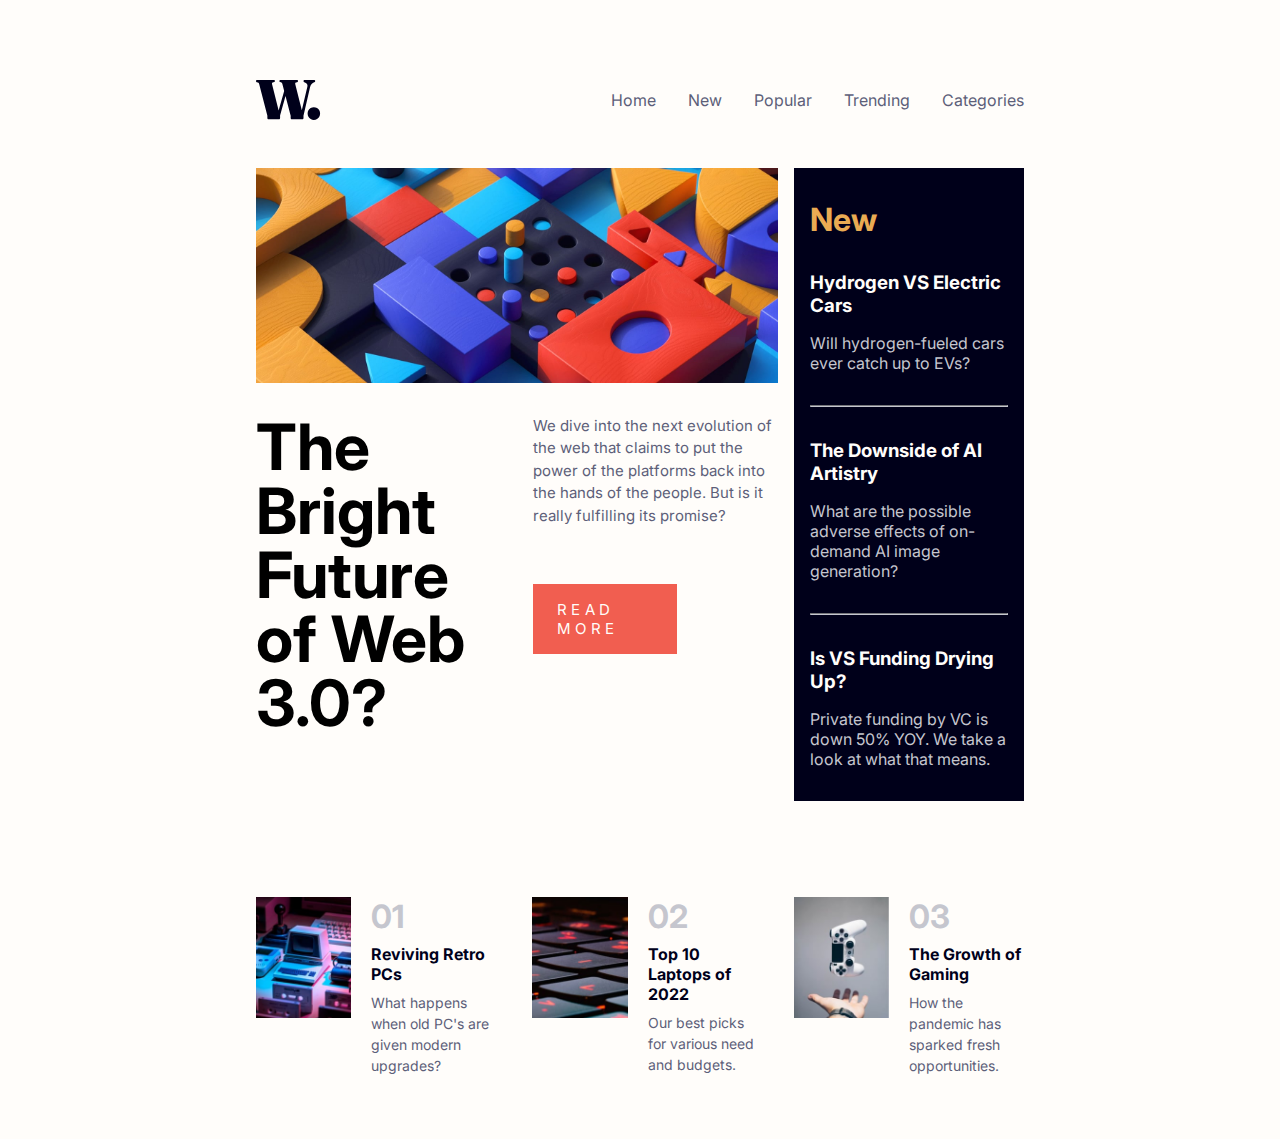
<file: news-homepage-main/index.html>
<html lang="en">
  <head>
    <meta charset="UTF-8" />
    <meta http-equiv="X-UA-Compatible" content="IE=edge" />
    <meta name="viewport" content="width=device-width, initial-scale=1.0" />
    <link rel="stylesheet" href="styles/styles.css" />
    <link rel="stylesheet" href="styles/responsive-menu.css">
    <script src="Script.js" defer></script>
    <link rel="shortcut icon" href="assets/images/favicon-32x32.png" type="x-icon">
    <link rel="preconnect" href="https://fonts.googleapis.com" />
    <link rel="preconnect" href="https://fonts.gstatic.com" crossorigin />
    <link
      href="https://fonts.googleapis.com/css2?family=Inter:wght@400;700;800&display=swap"
      rel="stylesheet"
    />
    <title>News-homepage</title>
  </head>
  <body>
    <div id="backdrop"></div>
    <div class="container">
      <header>
        <div class="header-container">
          <img src="assets/images/logo.svg" alt="page-logo" />
          <div class="header-options">
            <ol>
              <li><a href="#">Home</a></li>
              <li><a href="#">New</a></li>
              <li><a href="#">Popular</a></li>
              <li><a href="#">Trending</a></li>
              <li><a href="#">Categories</a></li>
            </ol>
          </div>
          <div class="hamburger-icon">
            <a href="#" id="open-btn"><img src="assets/images/icon-menu.svg" alt="hamburger-icon" ></a>
          </div>
        </div>
      </header>
      <aside id="side-menu">
        <div class="aside-wrapper">
          <a id="close-btn"><img src="assets/images/icon-menu-close.svg" alt="X-icon"></a>
          <ol>
            <li><a href="#">Home</a></li>
            <li><a href="#">New</a></li>
            <li><a href="#">Popular</a></li>
            <li><a href="#">Trending</a></li>
            <li><a href="#">Categories</a></li>
          </ol>
        </div>
      </aside>
      <main>
        <div class="main-section-columns">
          <section>
            <img src="assets/images/image-web-3-desktop.jpg" alt="playground-image" id="no-responsive-playground-image">
            <img src="assets/images/image-web-3-mobile.jpg" alt="playground-image" id="responsive-playground-image">

            <div class="read-more">
              <h1>The Bright Future of Web 3.0?</h1>
              <div>
                <p>We dive into the next evolution of the web that claims to put the power of the platforms back into the hands of the people. But is it really fulfilling its promise?
                </p>
                <a href="#">READ MORE</a>
              </div>
            </div>
          </section>
          <section>
            <div class="New-aside"> <!--Esto tiene un padding 1remtop-bottom y 0.5rem left-right-->
              <h2>New</h2><!--Esto tiene un margin bottom 0.5rem aprox-->
              <div class="new-content">
                <h3><a>Hydrogen VS Electric Cars</a></h3>
                <p>Will hydrogen-fueled cars ever catch up to EVs?</p> <!--Esto tiene un margin-bottom 0.25rem aprox -->
                <hr>
              </div>
              <div class="new-content">
                <h3><a href="#">The Downside of AI Artistry</a></h3>
                <p>What are the possible adverse effects of on-demand AI image generation?</p>
                <hr>
              </div>
              <div class="new-content">
                <h3><a href="#">Is VS Funding Drying Up?</a></h3>
                <p>Private funding by VC is down 50% YOY. We take a look at what that means.</p>
              </div>
            </div>
          </section>
        </div>
        <div class="ordered-list">
          <section>
            <ol>
              <li>
                <img src="assets/images/image-retro-pcs.jpg" alt="retro-pcs-image">
                <div class="content">
                <h2>01</h2>
                <h3><a>Reviving Retro PCs</a></h3>
                <p>What happens when old PC's are given modern upgrades?</p>
                </div>
              </li>
              <li>
                <img src="assets/images/image-top-laptops.jpg" alt="Laptop-keyboard-image">
                <div class="content">
                  <h2>02</h2>
                  <h3><a>Top 10 Laptops of 2022</a></h3>
                  <p>Our best picks for various need and budgets.
                  </p>
                </div>
              </li>
              <li>
                <img src="assets/images/image-gaming-growth.jpg" alt="Controller-image">
                <div class="content no-margin">
                  <h2>03</h2>
                  <h3><a>The Growth of Gaming</a></h3>
                  <p>How the pandemic has sparked fresh opportunities.</a></p>
                </div>
              </li>
            </ol>
          </section>
        </div>
      </main>
    </div>
  </body>
</html>
</file>
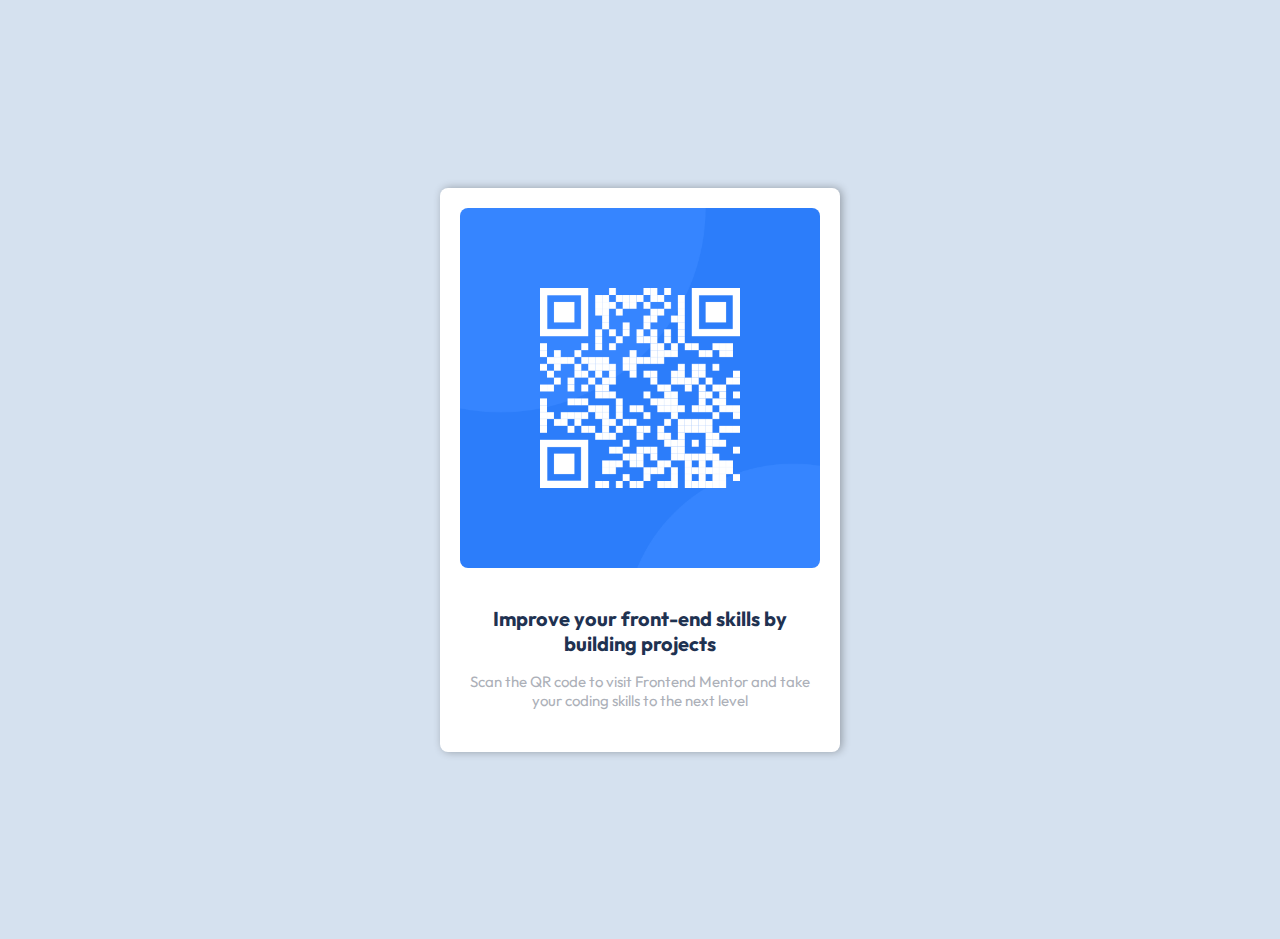
<file: qr-code-component-main/index.html>
<html lang="en">
<head>
  <meta charset="UTF-8">
  <meta http-equiv="X-UA-Compatible" content="IE=edge">
  <meta name="viewport" content="width=device-width, initial-scale=1.0">
  <link rel="stylesheet" href="styles.css/styles.css">
  <link rel="shortcut icon" href="images/favicon-32x32.png" type="image/x-icon" sizes="32x32">
  <link rel="preconnect" href="https://fonts.googleapis.com">
  <link rel="preconnect" href="https://fonts.gstatic.com" crossorigin>
  <link href="https://fonts.googleapis.com/css2?family=Outfit&display=swap" rel="stylesheet">
  <title>Frontend Mentor | QR code component</title>
</head>
<body>
  <main>
    <div class="container">
      <img src="images/image-qr-code.png" alt="imagen-qr">
      <div class="text"> 
        <h1>Improve your front-end skills by building projects</h1>
      <p>
        Scan the QR code to visit Frontend Mentor and take your coding skills to the next level
      </div>
      </p>  
    </div>
  </main>
</body>
</html>
</file>
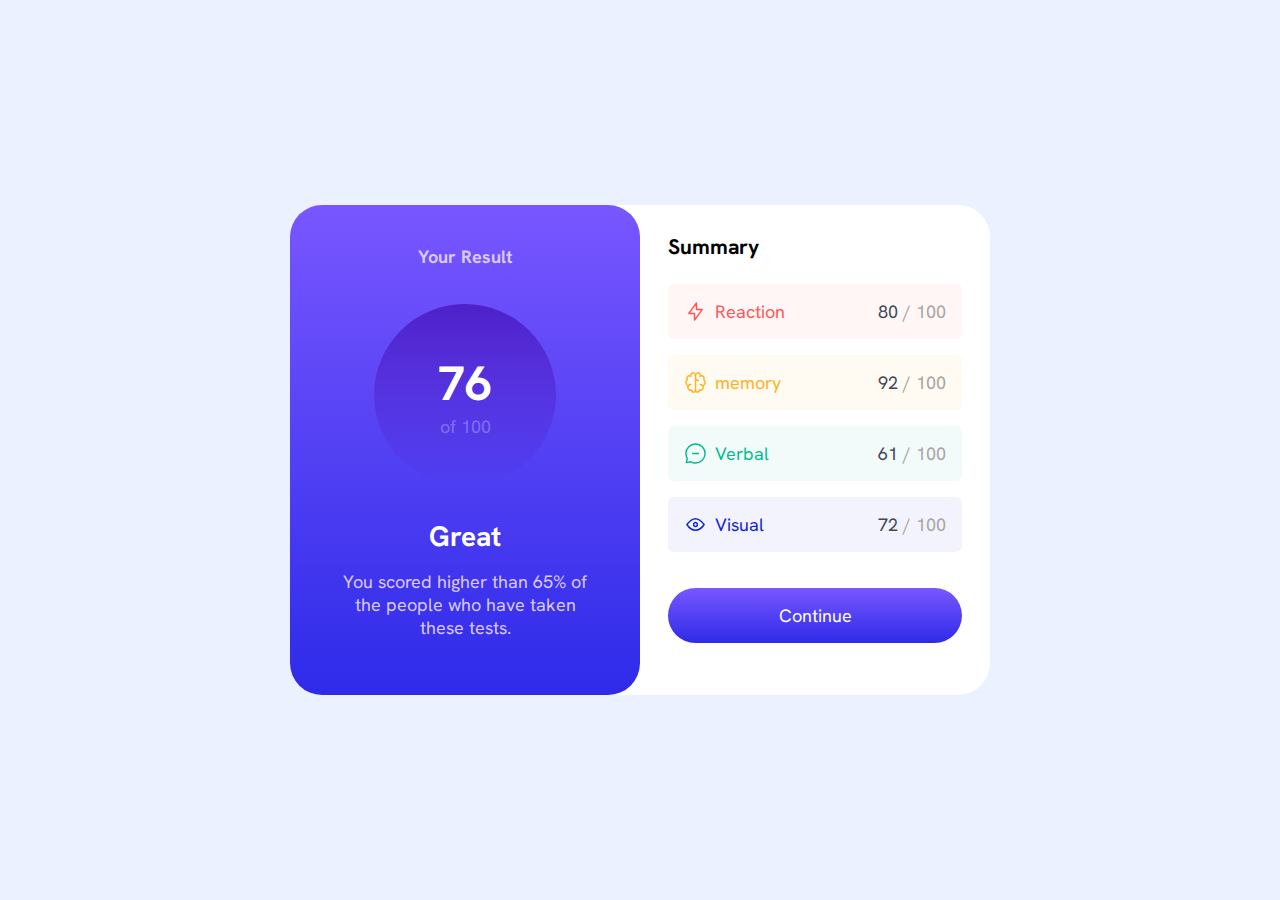
<file: results-summary-component-main/index.html>
<html lang="en">
<head>
  <meta charset="UTF-8">
  <meta http-equiv="X-UA-Compatible" content="IE=edge">
  <meta name="viewport" content="width=device-width, initial-scale=1.0">
  <link rel="stylesheet" href="styles/results.css">
  <link rel="stylesheet" href="styles/summary.css">
  <link rel="stylesheet" href="styles/media.css">
  <link rel="shortcut icon" href="assets/images/favicon-32x32.png" type="x-icon">
  <link rel="preconnect" href="https://fonts.googleapis.com">
  <link rel="preconnect" href="https://fonts.gstatic.com" crossorigin>
  <link href="https://fonts.googleapis.com/css2?family=Hanken+Grotesk:wght@500;700;800&display=swap" rel="stylesheet">
  <script src="score.js" defer></script>
  <title>Score Summary</title>
</head>
<body>
  <div class="container">
    <section>
      <div class="total-score">
        <h1>
          Your Result
        </h1>
        <div class="circular-score">
          <h2>
            76
          </h2>
          <p>of 100</p>
        </div>
        <div class="final-score">
          <h3>Great</h4> 
          <p>You scored higher than 65% of the people who have taken these tests.</p>
        </div>
      </div>
    </section>
    <section>
      <div class="summary">
        <h3>Summary</h3>
        <div class="scores">
          <div class="reaction">
            <div>
              <img src="assets/images/icon-reaction.svg" alt="reaction-icon">
            <p>Reaction</p>
            </div>
            <p class="score-text"><span id="reaction-score">hola</span> / 100</p>
          </div>
          <div class="memory">
            <div>
              <img src="assets/images/icon-memory.svg" alt="memory-icon">
            <p>memory</p>
            </div>
            <p class="score-text"><span id="memory-score">hola</span> / 100</p>
          </div>
          <div class="verbal">
            <div>
              <img src="assets/images/icon-verbal.svg" alt="verbal-icon">
              <p>Verbal</p>
            </div>
            <p class="score-text"><span id="verbal-score">hola</span> / 100</p>
          </div>
          <div class="visual">
            <div>
              <img src="assets/images/icon-visual.svg" alt="visual-icon">
              <p>Visual</p>
            </div>
            <p class="score-text"><span id="visual-score">hola</span> / 100</p>
          </div>
          <a href="#" id="continue-btn">Continue</a>
        </div>
      </div>
    </section>
  </div>
</body>
</html>
</file>
<file: news-homepage-main/styles/styles.css>
:root {
  /* Primary */
  --Softorange: hsl(35, 77%, 62%);
  --Softred: hsl(5, 85%, 63%);

  /* Neutral */
  --Off-white: hsl(36, 100%, 99%);
  --Grayish-blue: hsl(233, 8%, 79%);
  --Dark-grayish-blue: hsl(236, 13%, 42%);
  --Very-dark-blue: hsl(240, 100%, 5%);

  /* Text fontsize */
  --text--fontsize:0.9375rem;
}

* {
  margin: 0;
  padding: 0;
}

a {
  text-decoration: none;
}

a:hover {
  cursor: pointer;
}

ol {
  list-style: none;
}

body {
  font-family: 'Inter', sans-serif;
  max-width: 60%;
  margin: 0 auto;
  background-color: var(--Off-white);
}

header {
  margin: 5rem 0 3rem 0;
}

.header-container{
  display: flex;
  justify-content: space-between;
  align-items: center;
}

.header-container img {
  max-width: 100%;
}

.header-options ol {
  display: flex;
  justify-content: space-between;
}

.header-options ol li a{
  margin-left: 2rem;
  color: var(--Dark-grayish-blue);
}

.header-options ol li a:hover{
  color: var(--Softorange);
}

.hamburger-icon {
  display: none;
}

.aside-wrapper {
  display: none;
}

.main-section-columns {
  display: grid;
  grid-template-columns: 68% 30%;
  gap: 2%;
}

main section img {
  max-width: 100%;
}

.read-more {
  display: grid;
  grid-template-columns: 50% 46%;
  gap: 3%;
  padding-top: 2rem;
  
}

.read-more h1 {
  line-height: 1em;
  font-size: 4rem;
}

.read-more div p {
  line-height: 1.5em;
  margin-bottom: 3.525rem;
  color: var(--Dark-grayish-blue);
  font-size: var(--text--fontsize);
}

.read-more div a {
  background-color: var(--Softred);
  color: var(--Off-white);
  padding: 1rem 1.5rem;
  letter-spacing: 0.3em;
  font-size: var(--text--fontsize);
  display: block;
  max-width: 40%;
}


.read-more div a:hover{
  background-color: var(--Very-dark-blue);
}

.New-aside {
  background-color: var(--Very-dark-blue);
  padding: 2rem 1rem;
  height: calc(100% - 4rem)
}

 h2{
  color: var(--Softorange);
  font-size: 2rem;
  margin-bottom: 2rem;
}

.new-content h3 {
  margin-bottom: 1rem;
}

.new-content h3 a{
  color: var(--Off-white);
  
}

.new-content h3 a:hover {
  color: var(--Softorange);
}

.new-content p {
  color: var(--Grayish-blue);
}

.new-content hr {
  margin: 2rem 0;
  border-color: var(--Grayish-blue);
  
}

.ordered-list {
  margin-top: 6rem;
}

.ordered-list section ol{
  list-style-type: none;
  display: grid;
  grid-template-columns:36% 34% 30%;
}


.ordered-list ol li {
  display: flex;
}

.ordered-list li img {
  max-width: 50%;
  max-height: 50%;
}


.content {
  padding: 0rem 0 0 1.25rem; 
  margin-right: 2.25rem;
}

.content h2{
  margin: 0;
  color: var(--Grayish-blue);
}

.content h3 {
  margin: 0.5rem 0;
}

.content h3 a{
  font-size: 1rem;
  color: var(--Very-dark-blue);
  
}

.content h3 a:hover {
  color: var(--Softred);
}



.content p {
  font-size:14px;
  color: var(--Dark-grayish-blue);
  line-height: 1.5em;
}

.no-margin {
  margin: 0;
}




@media (max-width:1000px){

  body {
    min-width: 90%;
    margin: 0 auto;
  }

  header {
    margin: 1rem 0 2rem 0;
  }

  
  .main-section-columns {
    display: block;
  }


  .read-more {
    display: block;
    padding-top: 1rem;
  }

  .read-more h1 {
    font-size: 2.5rem;
    margin-bottom: 1rem;
  }

  .read-more div p {
    margin-bottom: 1rem;
  }

  .read-more div a {
    display: block;
    max-width: 45%;
    margin-bottom: 3.5rem;
  }

  .header-options  {
    display: none;
  }

  .ordered-list {
    margin-top: 3rem;
    margin-bottom: 2rem;
  }

  .ordered-list section ol{
    list-style-type: none;
    display: grid;
    grid-template-columns:100%
  }

  .ordered-list section ol li img{
    max-width: 40%;
    max-height: 75%;
  }

  .New-aside {
    background-color: var(--Very-dark-blue);
    padding: 2rem 1rem;
    height: initial;
  }


  .content {
    margin-right: 0;
  }
}
</file>
<file: news-homepage-main/styles/responsive-menu.css>
#backdrop {
  position: fixed;
  top: 0;
  left: 0;
  min-width: 100%;
  min-height: 100%;
  background-color: rgba(0, 0, 0, 0.2);
  display: none;
}

#responsive-playground-image {
  display: none;
}

@media (max-width:1000px){ 

  
  .hamburger-icon {
    display: block;
  }

  aside {
    display: none;
    width: 70%;
    height: 100%;
    position: fixed;
    top: 0;
    left: 30%;
    background-color: var(--Off-white);
  }

  .aside-wrapper {
    display: block;
    text-align: right;
    margin: 1rem;
  }

  .aside-wrapper ol {
    margin-top: 6rem;
    text-align: left;
  }


  .aside-wrapper li {
    margin: 1rem 0;
  }

  .aside-wrapper ol li a{
    color: var(--Very-dark-blue);
    
  }

  .aside-wrapper ol li a:focus {
    color: var(--Softorange);
  }

  #no-responsive-playground-image {
    display: none;
  }
  
  #responsive-playground-image {
    display: block;
  }

  

}
</file>
<file: qr-code-component-main/styles.css/styles.css>
:root {
  --bg-white: rgb(255, 255, 255);
  --bg-grayish-blue:rgb(213, 225, 239);
  --gray-color: rgb(172, 176, 184);
  --Dark-blue: hsl(218, 44%, 22%);



 
} 

*{
  margin: 0;
  padding: 0;
}

body {
  background-color: var(--bg-grayish-blue);
  font-size: 15px;
  font-family: 'Outfit', sans-serif;
  display: flex;
  justify-content: center;
  align-items: center;
  height: calc(100vh - 1px);
  margin: 1.25rem;
  
}

img {
  max-width: 100%;
}


.container {
  max-width: 22.5rem;
  background-color: var(--bg-white);
  padding: 1.25rem;
  border-radius: 8px;
  box-shadow: 2px 0 8px rgba(0, 0, 0, 0.3);
  text-align: center;
}

.container img {
  border-radius: 8px;
  margin-bottom: 1rem;
}


.text {
  padding: 22px 10px
}

.text h1 {
  font-size: 1.25rem;
  color: var(--Dark-blue);
  margin-bottom: 1rem;
}

.text p {
  font-size: 15px;
  color: var(--gray-color);
}




/* - White: hsl(0, 0%, 100%)
- Light gray: hsl(212, 45%, 89%)
- Grayish blue: hsl(220, 15%, 55%)
- Dark blue: hsl(218, 44%, 22%) */
</file>
<file: results-summary-component-main/styles/results.css>
:root {
  /* Primary */
  --Light-red: hsl(0, 100%, 67%);
  --Orangey-yellow: hsl(39, 100%, 56%);
  --Green-teal: hsl(166, 100%, 37%);
  --Cobalt-blue: hsl(234, 85%, 45%);

  /* backgrounds */

  --bg-Lightslateblue: hsl(252, 100%, 67%);
  --bg-Lightroyalblue-btn: hsl(241, 81%, 54%);
  /* circules */
  --bg-Violet-blue: hsla(256, 72%, 46%, 1);
  --bg-Persianblue: hsla(241, 72%, 46%, 0);


  /* Neutral */
  --White: hsl(0, 0%, 100%);
  --Pale-blue: hsl(221, 100%, 96%);
  --Light-lavender: hsl(241, 100%, 89%);
  --Dark-gray-blue: hsl(224, 30%, 27%);
  --circular-score-gray:rgb(127, 113, 250);
  --h1-color: rgb(218, 203, 255);
}


* {
  margin: 0;
  padding: 0;
}

body {
  font-size: 1.125rem;
  font-family: 'Hanken Grotesk', sans-serif;
  display: flex;
  justify-content: center;
  align-items: center;
  min-height: 100vh;
  background-color: var(--Pale-blue);
}

.container  {
  background-color: var(--White);
  border-radius: 2rem;
  display: grid;
  grid-template-columns: repeat(2, 50%);
  width: 700px;
}

.total-score {
  background:linear-gradient(to bottom, var(--bg-Lightslateblue),var(--bg-Lightroyalblue-btn));
  border-radius: 2rem;
  padding: 2.5rem;
  text-align: center;
}

.total-score h1 {
  font-size: 1.125rem;
  color: var(--h1-color);
  margin-bottom: 2.25rem;
}

.circular-score {
  border-radius: 100%;
  /* background-color: var(--bg-Violet-blue); */
  background: linear-gradient(to bottom,var(--bg-Violet-blue),var(--bg-Persianblue));
  padding: 1rem;
  height: 150px;
  width: 150px;
  display: flex;
  justify-content: center;
  flex-direction: column;
  margin: 0 auto;
  margin-bottom: 2rem;
}

.circular-score h2{
  font-size: 3rem;
  color: var(--White);
}

.circular-score p {
  color: var(--circular-score-gray);
}

.final-score h3{
  color: var(--White);
  margin-bottom: 1rem;
  font-size: 1.75rem;
}

.final-score p {
  padding: 0 0.75rem;
  color: var(--h1-color);
  margin-bottom: 1rem;
}
</file>
<file: results-summary-component-main/styles/summary.css>
:root {
  /* Primary */
  --Light-red: hsl(0, 100%, 67%);
  --Orangey-yellow: hsl(39, 100%, 56%);
  --Green-teal: hsl(166, 100%, 37%);
  --Cobalt-blue: hsl(234, 85%, 45%);
  --score-color: rgb(64, 71, 89);
  --score-text-color:rgb(165, 164, 163);

  /* backgrounds */

  --bg-Lightslateblue: hsl(252, 100%, 67%);
  --bg-Lightroyalblue-btn: hsl(241, 81%, 54%);
  /* circules */
  --bg-Violet-blue: hsla(256, 72%, 46%, 1);
  --bg-Persianblue: hsla(241, 72%, 46%, 0);


  /* Neutral */
  --White: hsl(0, 0%, 100%);
  --Pale-blue: hsl(221, 100%, 96%);
  --Light-lavender: hsl(241, 100%, 89%);
  --Dark-gray-blue: hsl(224, 30%, 27%);
  --circular-score-gray:rgb(127, 113, 250);
  --h1-color: rgb(218, 203, 255);


  /* background color scores  */
  --bg-red:rgb(255, 246, 245);
  --bg-yellow:rgb(255, 251, 242);
  --bg-green:rgb(242, 250, 250);
  --bg-blue:rgb(243, 243, 253);
}





a{
  text-decoration: none;
}




.summary {
  margin: 1.75rem;
}

.scores {
  margin-top: 1.5rem;
  display: grid;
  grid-template-rows:4;
  gap: 1rem;
}


.reaction{
  display: flex;
  flex-direction: row;
  justify-content: space-between;
  grid-area: 1;
  background-color: var(--bg-red);
  border-radius: 6px;
  color: var(--Light-red);
  padding: 1rem;
} 

.reaction div {
  display: flex;
} 
.reaction div p {
  margin-left: 0.5rem;
}

.memory{
  display: flex;
  flex-direction: row;
  justify-content: space-between;
  grid-area: 2;
  background-color: var(--bg-yellow);
  border-radius: 6px;
  color: var(--Orangey-yellow);
  padding: 1rem;
} 

.memory div {
  display: flex;
}

.memory div p {
  margin-left: 0.5rem;
}

.verbal {
  display: flex;
  flex-direction: row;
  justify-content: space-between;
  grid-area: 3;
  background-color: var(--bg-green);
  border-radius: 6px;
  color: var(--Green-teal);
  padding: 1rem;
}

.verbal div {
  display: flex;
}

.verbal div p {
  margin-left: 0.5rem;
}

.visual {
  display: flex;
  flex-direction: row;
  justify-content:space-between;
  grid-area: 4;
  background-color: var(--bg-blue);
  border-radius: 6px;
  color: var(--Cobalt-blue);
  padding: 1rem;

}

.visual div {
  display: flex;
}

.visual div p {
  margin-left: 0.5rem;
}

#continue-btn {
  background:linear-gradient(to bottom, var(--bg-Lightslateblue),var(--bg-Lightroyalblue-btn));
  color: var(--White);
  text-align: center;
  padding: 1rem;
  border-radius: 50px;
  margin-top: 1.25rem;
}

.score-text {
 color: var(--score-text-color);
}

span {
  color: var(--score-color);
}
</file>
<file: results-summary-component-main/styles/media.css>
@media (max-width:650px) {
  .container  {
    display: flex;
    flex-flow: column;
  }
}
</file>
